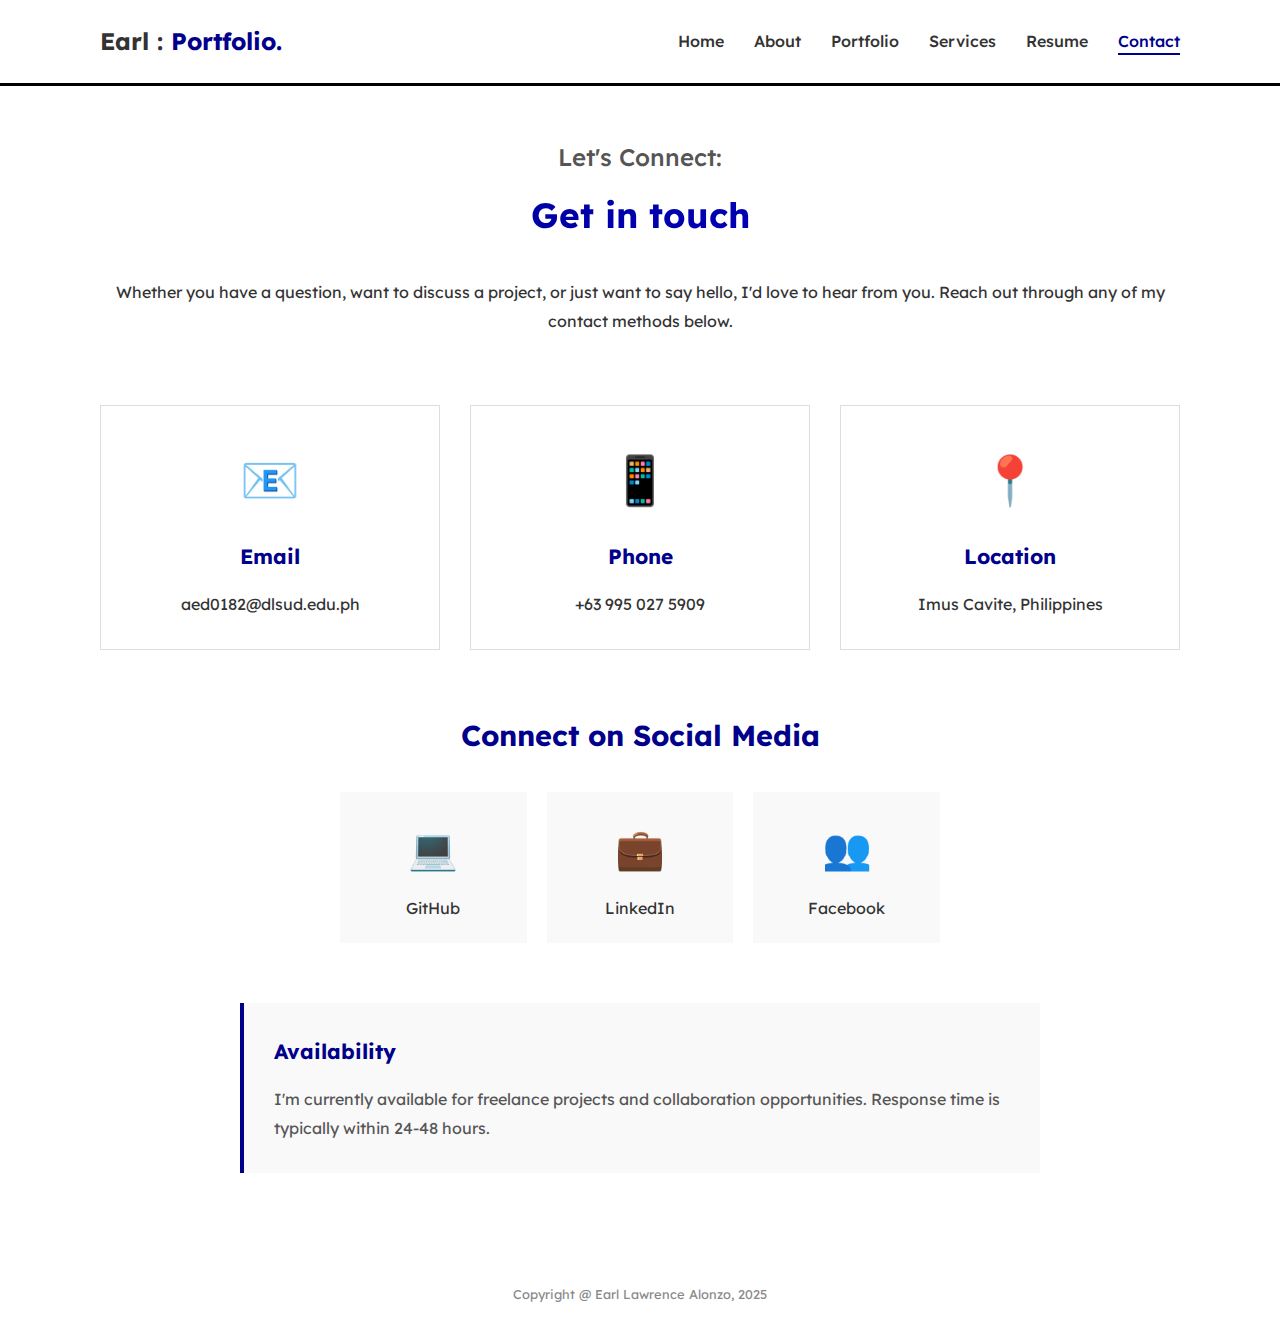
<file: Alonzo_Summative/Alonzo_Summative/Contact.html>
<!DOCTYPE html>
<html lang="en">
<head>
    <meta charset="UTF-8">
    <meta name="viewport" content="width=device-width, initial-scale=1.0">
    <title>Earl : Contact.</title>
    <link rel="stylesheet" href="styles.css">
    <link href="https://fonts.googleapis.com/css2?family=Lexend:wght@100..900&display=swap" rel="stylesheet">
</head>
<body>
    <header class="navbar-container"> 
        <div class="navbar">
            <div class="logo">
                <a href="Index.html" style="text-decoration: none; color: inherit;">
                    Earl : <span style="color: #00008b;">Portfolio.</span>
                </a>
            </div>
            <nav>
                <ul>
                    <li><a href="Index.html">Home</a></li>
                    <li><a href="About.html">About</a></li>
                    <li><a href="Portfolio.html">Portfolio</a></li>
                    <li><a href="Services.html">Services</a></li>
                    <li><a href="Resume.html">Resume</a></li>
                    <li><a href="Contact.html" class="active-page">Contact</a></li>
                </ul>
            </nav>
        </div>
    </header>

    <main class="content about-content">
        
        <section class="contact-header">
            <h2 class="main-heading">Let's Connect:</h2>
            <h1 class="sub-heading">Get in touch</h1>
            <p>Whether you have a question, want to discuss a project, or just want to say hello, I'd love to hear from you. Reach out through any of my contact methods below.</p>
        </section>

        <section class="contact-info-main">
            <div class="contact-info-grid">
                <div class="contact-card shadow-effect">
                    <div class="contact-icon">📧</div>
                    <h3>Email</h3>
                    <p><a href="mailto:aed0182@dlsud.edu.ph">aed0182@dlsud.edu.ph</a></p>
                </div>

                <div class="contact-card shadow-effect">
                    <div class="contact-icon">📱</div>
                    <h3>Phone</h3>
                    <p><a href="tel:+639950275909">+63 995 027 5909</a></p>
                </div>

                <div class="contact-card shadow-effect">
                    <div class="contact-icon">📍</div>
                    <h3>Location</h3>
                    <p>Imus Cavite, Philippines</p>
                </div>
            </div>
        </section>

        <section class="social-media-main">
            <h3 class="section-heading">Connect on Social Media</h3>
            <div class="social-links-grid">
                <a href="https://github.com/Aoru-IT" class="social-link shadow-effect" target="_blank" rel="noopener">
                    <span class="social-icon">💻</span>
                    <span>GitHub</span>
                </a>
                <a href="https://www.linkedin.com/in/earl-lawrence-alonzo-b77747313" class="social-link shadow-effect" target="_blank" rel="noopener">
                    <span class="social-icon">💼</span>
                    <span>LinkedIn</span>
                </a>
                <a href="https://www.facebook.com/AlonzoEarl" class="social-link shadow-effect" target="_blank" rel="noopener">
                    <span class="social-icon">👥</span>
                    <span>Facebook</span>
                </a>
            </div>
        </section>

        <section class="availability-section">
            <div class="availability-card shadow-effect">
                <h3>Availability</h3>
                <p>I'm currently available for freelance projects and collaboration opportunities. Response time is typically within 24-48 hours.</p>
            </div>
        </section>
    </main>

    <footer>
        <p>Copyright @ Earl Lawrence Alonzo, 2025</p>
    </footer>
</body>
</html>
</file>
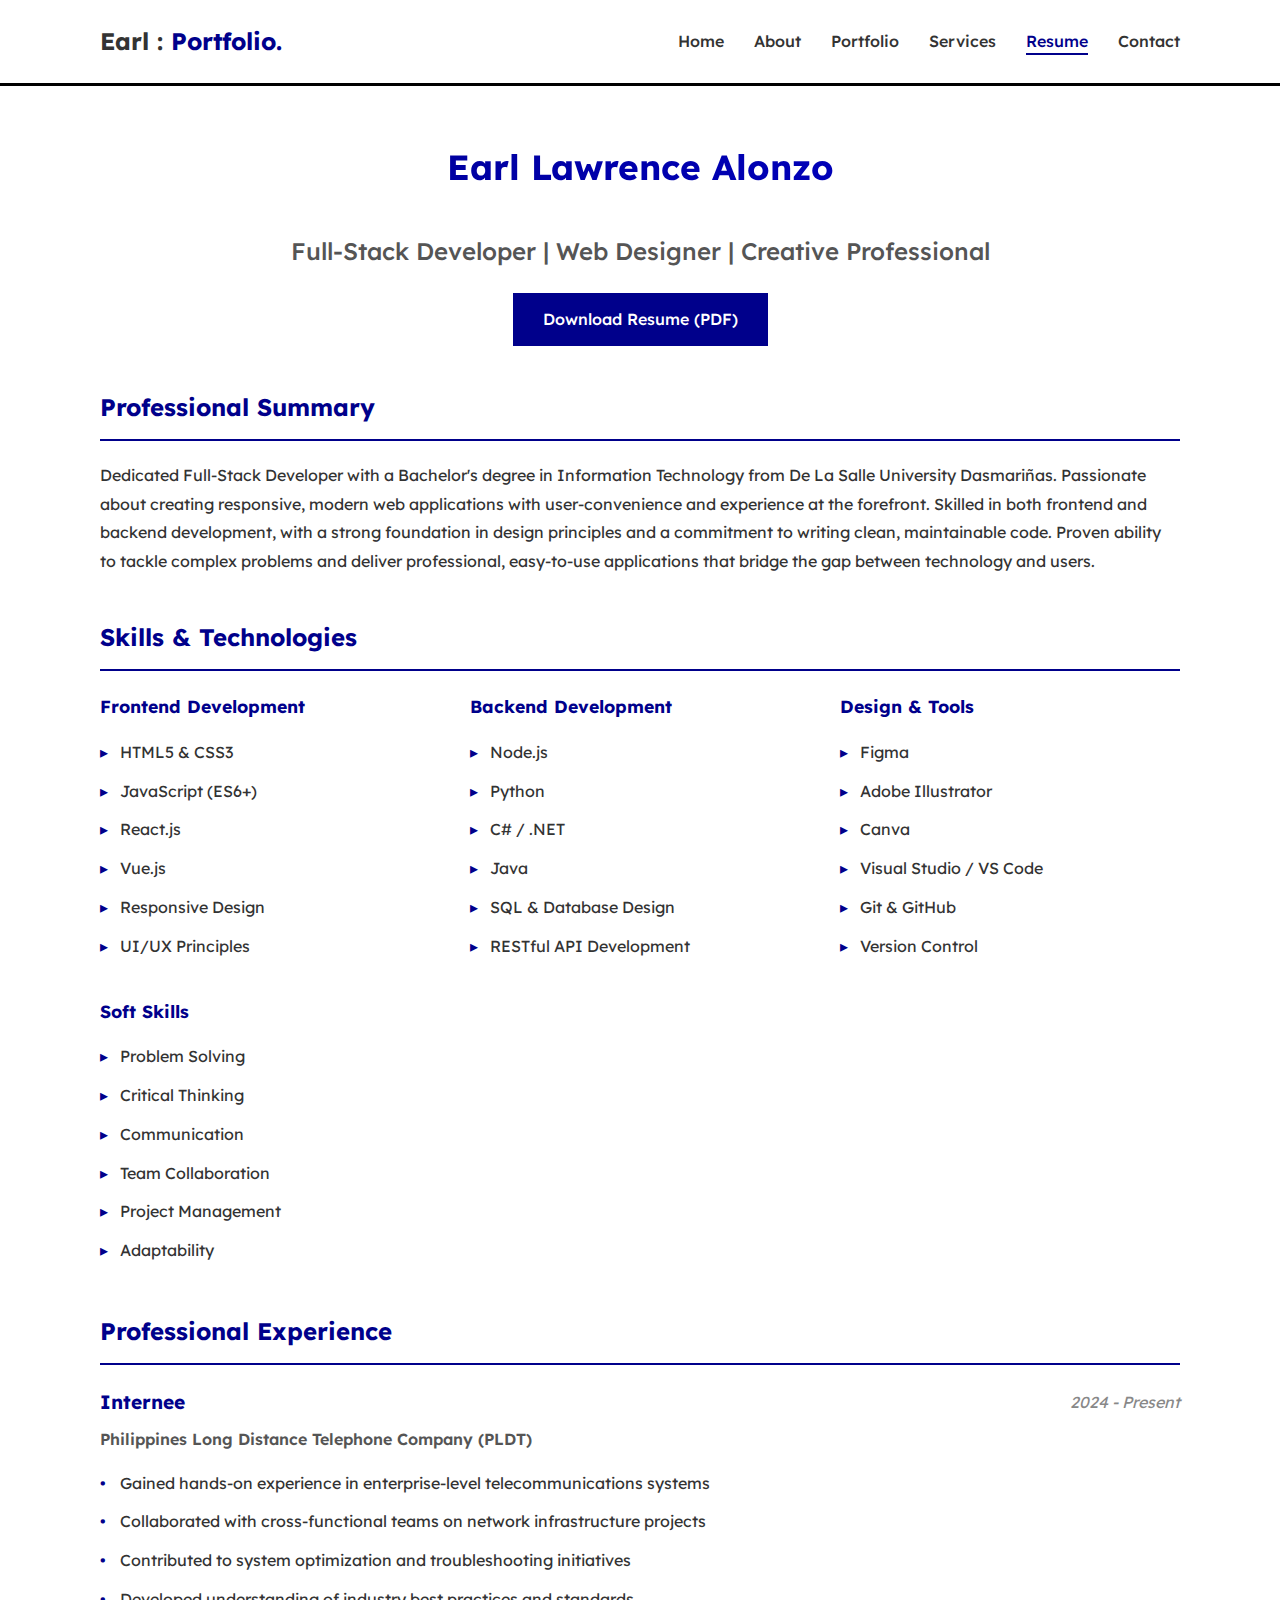
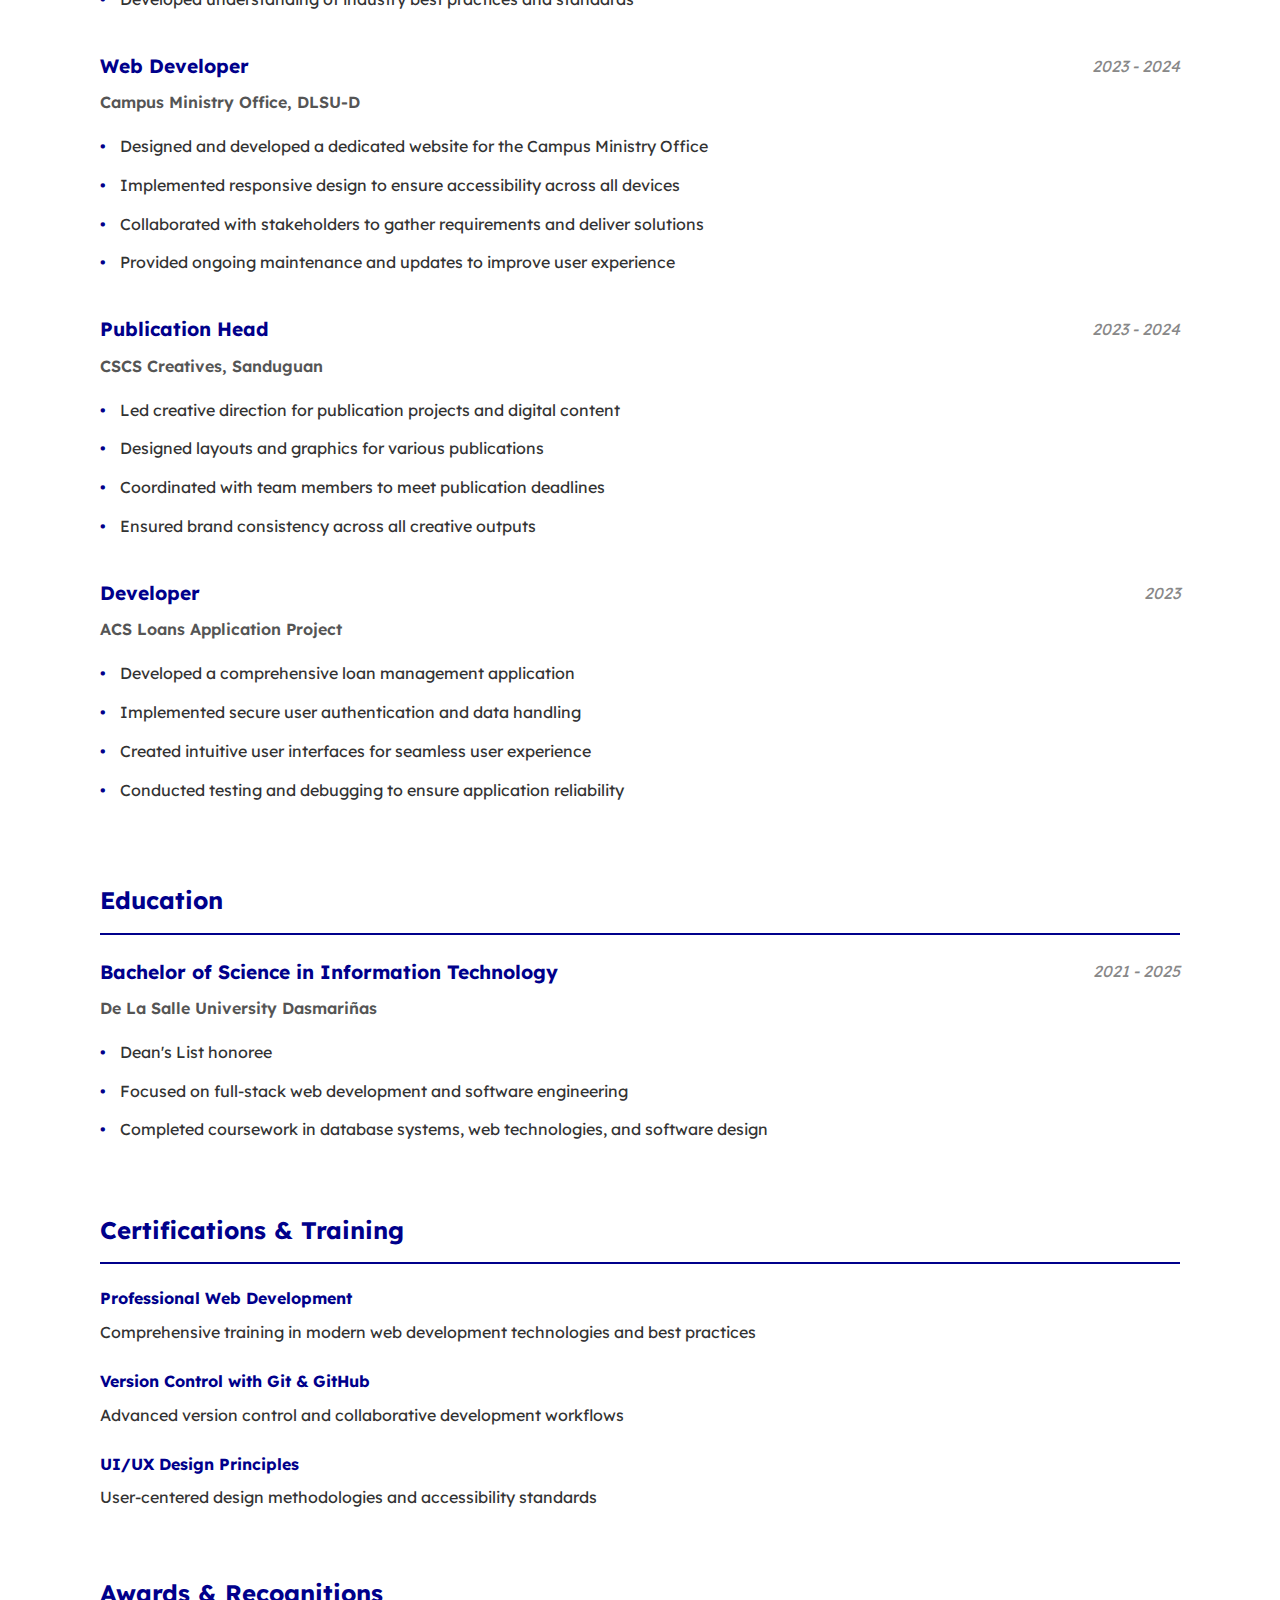
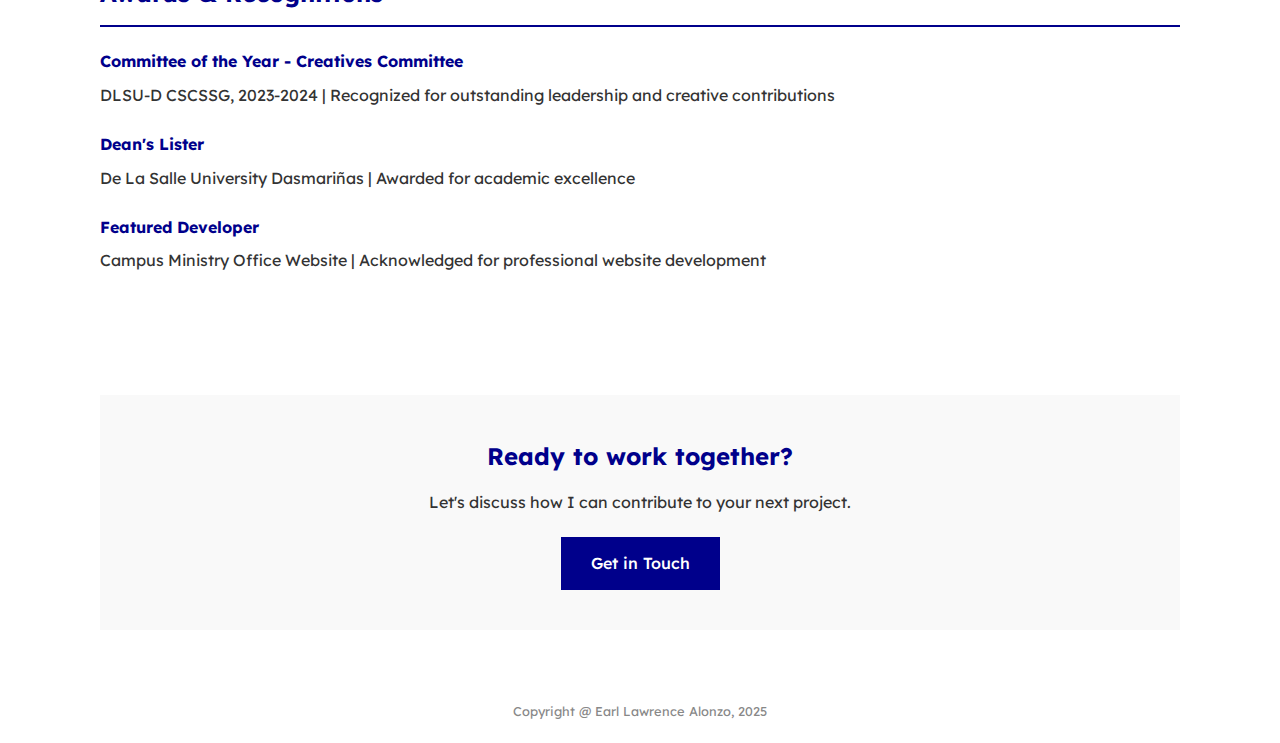
<file: Alonzo_Summative/Alonzo_Summative/Resume.html>
<!DOCTYPE html>
<html lang="en">
<head>
    <meta charset="UTF-8">
    <meta name="viewport" content="width=device-width, initial-scale=1.0">
    <title>Earl : Resume.</title>
    <link rel="stylesheet" href="styles.css">
    <link href="https://fonts.googleapis.com/css2?family=Lexend:wght@100..900&display=swap" rel="stylesheet">
</head>
<body>
    <header class="navbar-container"> 
        <div class="navbar">
            <div class="logo">
                <a href="Index.html" style="text-decoration: none; color: inherit;">
                    Earl : <span style="color: #00008b;">Portfolio.</span>
                </a>
            </div>
            <nav>
                <ul>
                    <li><a href="Index.html">Home</a></li>
                    <li><a href="About.html">About</a></li>
                    <li><a href="Portfolio.html">Portfolio</a></li>
                    <li><a href="Services.html">Services</a></li>
                    <li><a href="Resume.html" class="active-page">Resume</a></li>
                    <li><a href="Contact.html">Contact</a></li>
                </ul>
            </nav>
        </div>
    </header>

    <main class="content about-content">
        
        <section class="resume-header">
            <h1 class="sub-heading">Earl Lawrence Alonzo</h1>
            <h2 class="main-heading">Full-Stack Developer | Web Designer | Creative Professional</h2>
            <div class="resume-download">
                <a href="#" class="download-btn shadow-effect">Download Resume (PDF)</a>
            </div>
        </section>

        <section class="resume-summary">
            <h3 class="resume-section-title">Professional Summary</h3>
            <p>Dedicated Full-Stack Developer with a Bachelor's degree in Information Technology from De La Salle University Dasmariñas. Passionate about creating responsive, modern web applications with user-convenience and experience at the forefront. Skilled in both frontend and backend development, with a strong foundation in design principles and a commitment to writing clean, maintainable code. Proven ability to tackle complex problems and deliver professional, easy-to-use applications that bridge the gap between technology and users.</p>
        </section>

        <section class="resume-skills">
            <h3 class="resume-section-title">Skills & Technologies</h3>
            <div class="skills-grid">
                <div class="skill-category">
                    <h4>Frontend Development</h4>
                    <ul class="skills-list">
                        <li>HTML5 & CSS3</li>
                        <li>JavaScript (ES6+)</li>
                        <li>React.js</li>
                        <li>Vue.js</li>
                        <li>Responsive Design</li>
                        <li>UI/UX Principles</li>
                    </ul>
                </div>

                <div class="skill-category">
                    <h4>Backend Development</h4>
                    <ul class="skills-list">
                        <li>Node.js</li>
                        <li>Python</li>
                        <li>C# / .NET</li>
                        <li>Java</li>
                        <li>SQL & Database Design</li>
                        <li>RESTful API Development</li>
                    </ul>
                </div>

                <div class="skill-category">
                    <h4>Design & Tools</h4>
                    <ul class="skills-list">
                        <li>Figma</li>
                        <li>Adobe Illustrator</li>
                        <li>Canva</li>
                        <li>Visual Studio / VS Code</li>
                        <li>Git & GitHub</li>
                        <li>Version Control</li>
                    </ul>
                </div>

                <div class="skill-category">
                    <h4>Soft Skills</h4>
                    <ul class="skills-list">
                        <li>Problem Solving</li>
                        <li>Critical Thinking</li>
                        <li>Communication</li>
                        <li>Team Collaboration</li>
                        <li>Project Management</li>
                        <li>Adaptability</li>
                    </ul>
                </div>
            </div>
        </section>

        <section class="resume-experience">
            <h3 class="resume-section-title">Professional Experience</h3>
            
            <div class="experience-item">
                <div class="experience-header">
                    <h4>Internee</h4>
                    <span class="experience-date">2024 - Present</span>
                </div>
                <p class="experience-company">Philippines Long Distance Telephone Company (PLDT)</p>
                <ul class="experience-details">
                    <li>Gained hands-on experience in enterprise-level telecommunications systems</li>
                    <li>Collaborated with cross-functional teams on network infrastructure projects</li>
                    <li>Contributed to system optimization and troubleshooting initiatives</li>
                    <li>Developed understanding of industry best practices and standards</li>
                </ul>
            </div>

            <div class="experience-item">
                <div class="experience-header">
                    <h4>Web Developer</h4>
                    <span class="experience-date">2023 - 2024</span>
                </div>
                <p class="experience-company">Campus Ministry Office, DLSU-D</p>
                <ul class="experience-details">
                    <li>Designed and developed a dedicated website for the Campus Ministry Office</li>
                    <li>Implemented responsive design to ensure accessibility across all devices</li>
                    <li>Collaborated with stakeholders to gather requirements and deliver solutions</li>
                    <li>Provided ongoing maintenance and updates to improve user experience</li>
                </ul>
            </div>

            <div class="experience-item">
                <div class="experience-header">
                    <h4>Publication Head</h4>
                    <span class="experience-date">2023 - 2024</span>
                </div>
                <p class="experience-company">CSCS Creatives, Sanduguan</p>
                <ul class="experience-details">
                    <li>Led creative direction for publication projects and digital content</li>
                    <li>Designed layouts and graphics for various publications</li>
                    <li>Coordinated with team members to meet publication deadlines</li>
                    <li>Ensured brand consistency across all creative outputs</li>
                </ul>
            </div>

            <div class="experience-item">
                <div class="experience-header">
                    <h4>Developer</h4>
                    <span class="experience-date">2023</span>
                </div>
                <p class="experience-company">ACS Loans Application Project</p>
                <ul class="experience-details">
                    <li>Developed a comprehensive loan management application</li>
                    <li>Implemented secure user authentication and data handling</li>
                    <li>Created intuitive user interfaces for seamless user experience</li>
                    <li>Conducted testing and debugging to ensure application reliability</li>
                </ul>
            </div>
        </section>

        <section class="resume-education">
            <h3 class="resume-section-title">Education</h3>
            
            <div class="education-item">
                <div class="education-header">
                    <h4>Bachelor of Science in Information Technology</h4>
                    <span class="education-date">2021 - 2025</span>
                </div>
                <p class="education-institution">De La Salle University Dasmariñas</p>
                <ul class="education-details">
                    <li>Dean's List honoree</li>
                    <li>Focused on full-stack web development and software engineering</li>
                    <li>Completed coursework in database systems, web technologies, and software design</li>
                </ul>
            </div>
        </section>

        <section class="resume-certifications">
            <h3 class="resume-section-title">Certifications & Training</h3>
            <ul class="certifications-list">
                <li>
                    <strong>Professional Web Development</strong>
                    <p>Comprehensive training in modern web development technologies and best practices</p>
                </li>
                <li>
                    <strong>Version Control with Git & GitHub</strong>
                    <p>Advanced version control and collaborative development workflows</p>
                </li>
                <li>
                    <strong>UI/UX Design Principles</strong>
                    <p>User-centered design methodologies and accessibility standards</p>
                </li>
            </ul>
        </section>

        <section class="resume-awards">
            <h3 class="resume-section-title">Awards & Recognitions</h3>
            <ul class="awards-list">
                <li>
                    <strong>Committee of the Year - Creatives Committee</strong>
                    <p>DLSU-D CSCSSG, 2023-2024 | Recognized for outstanding leadership and creative contributions</p>
                </li>
                <li>
                    <strong>Dean's Lister</strong>
                    <p>De La Salle University Dasmariñas | Awarded for academic excellence</p>
                </li>
                <li>
                    <strong>Featured Developer</strong>
                    <p>Campus Ministry Office Website | Acknowledged for professional website development</p>
                </li>
            </ul>
        </section>

        <section class="resume-cta">
            <h3>Ready to work together?</h3>
            <p>Let's discuss how I can contribute to your next project.</p>
            <a href="Contact.html" class="cta-btn shadow-effect">Get in Touch</a>
        </section>
    </main>

    <footer>
        <p>Copyright @ Earl Lawrence Alonzo, 2025</p>
    </footer>
</body>
</html>
</file>
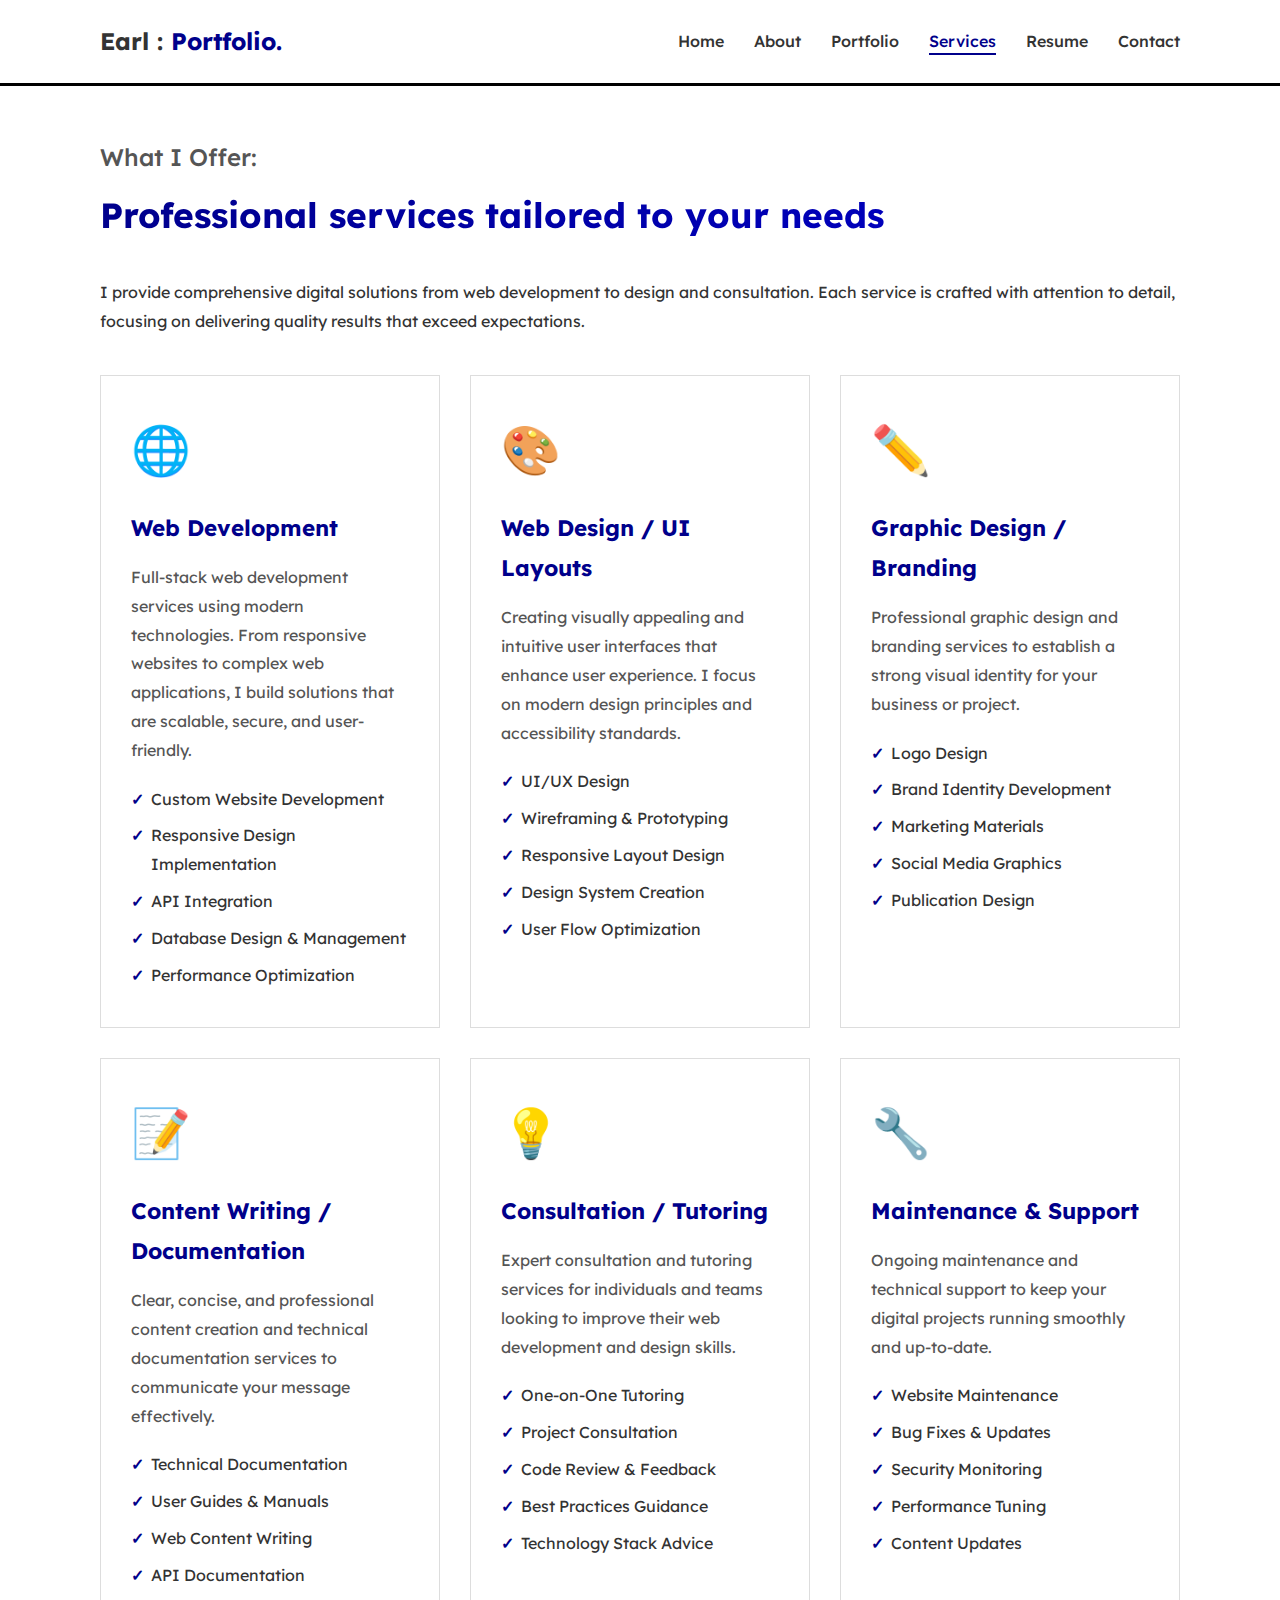
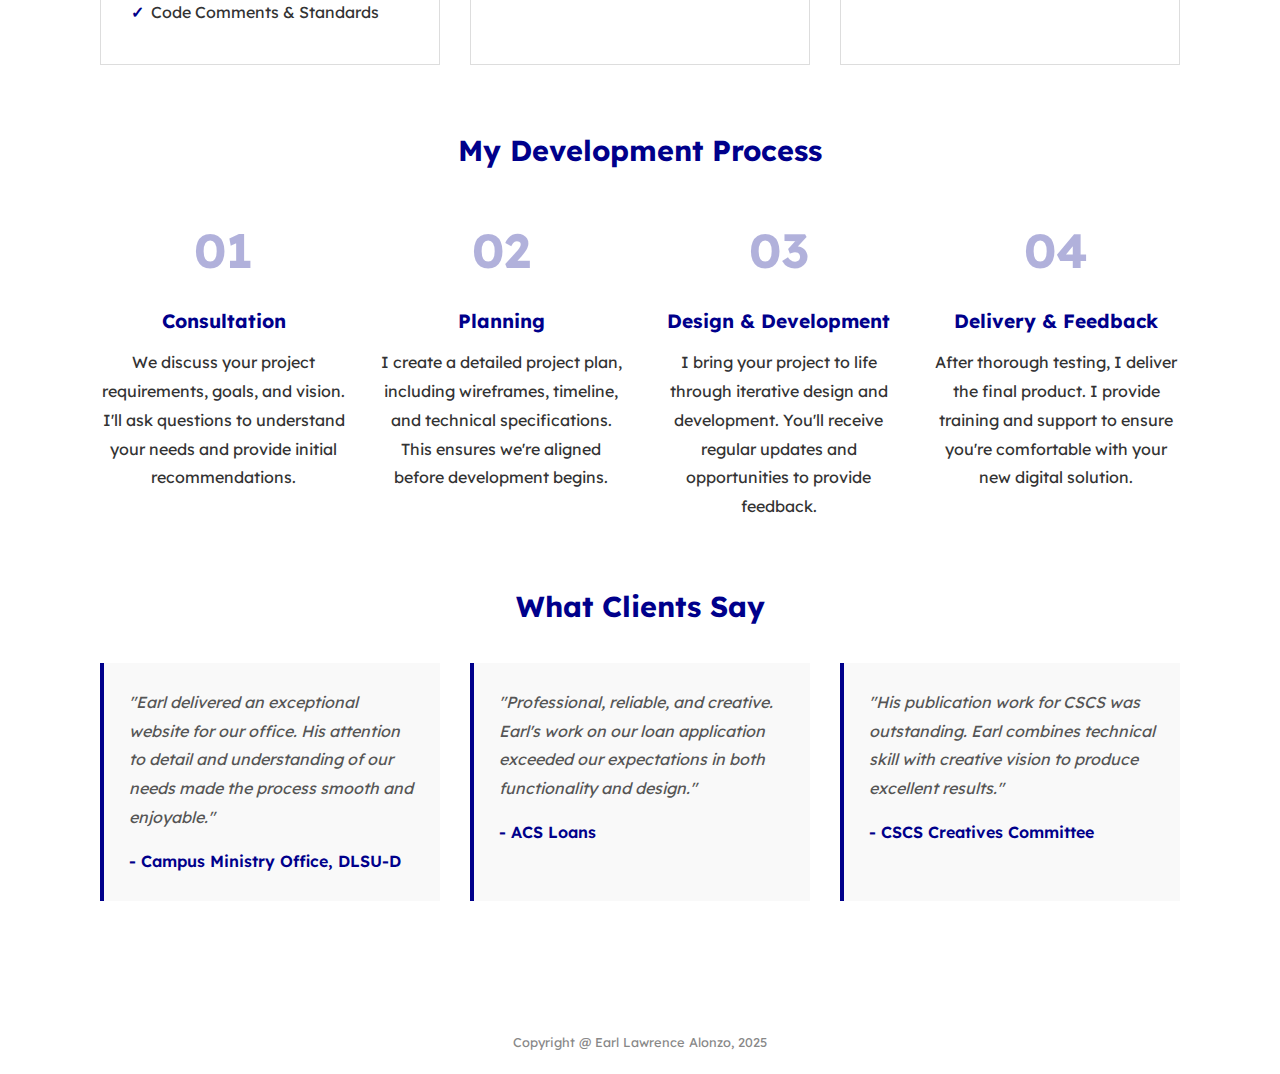
<file: Alonzo_Summative/Alonzo_Summative/Services.html>
<!DOCTYPE html>
<html lang="en">
<head>
    <meta charset="UTF-8">
    <meta name="viewport" content="width=device-width, initial-scale=1.0">
    <title>Earl : Services.</title>
    <link rel="stylesheet" href="styles.css">
    <link href="https://fonts.googleapis.com/css2?family=Lexend:wght@100..900&display=swap" rel="stylesheet">
</head>
<body>
    <header class="navbar-container"> 
        <div class="navbar">
            <div class="logo">
                <a href="Index.html" style="text-decoration: none; color: inherit;">
                    Earl : <span style="color: #00008b;">Portfolio.</span>
                </a>
            </div>
            <nav>
                <ul>
                    <li><a href="Index.html">Home</a></li>
                    <li><a href="About.html">About</a></li>
                    <li><a href="Portfolio.html">Portfolio</a></li>
                    <li><a href="Services.html" class="active-page">Services</a></li>
                    <li><a href="Resume.html">Resume</a></li>
                    <li><a href="Contact.html">Contact</a></li>
                </ul>
            </nav>
        </div>
    </header>

    <main class="content about-content">
        
        <section class="services-header">
            <h2 class="main-heading">What I Offer:</h2>
            <h1 class="sub-heading">Professional services tailored to your needs</h1>
            <p>I provide comprehensive digital solutions from web development to design and consultation. Each service is crafted with attention to detail, focusing on delivering quality results that exceed expectations.</p>
        </section>

        <section class="services-grid">
            <div class="service-card shadow-effect">
                <div class="service-icon">🌐</div>
                <h3>Web Development</h3>
                <p>Full-stack web development services using modern technologies. From responsive websites to complex web applications, I build solutions that are scalable, secure, and user-friendly.</p>
                <ul class="service-features">
                    <li>Custom Website Development</li>
                    <li>Responsive Design Implementation</li>
                    <li>API Integration</li>
                    <li>Database Design & Management</li>
                    <li>Performance Optimization</li>
                </ul>
            </div>

            <div class="service-card shadow-effect">
                <div class="service-icon">🎨</div>
                <h3>Web Design / UI Layouts</h3>
                <p>Creating visually appealing and intuitive user interfaces that enhance user experience. I focus on modern design principles and accessibility standards.</p>
                <ul class="service-features">
                    <li>UI/UX Design</li>
                    <li>Wireframing & Prototyping</li>
                    <li>Responsive Layout Design</li>
                    <li>Design System Creation</li>
                    <li>User Flow Optimization</li>
                </ul>
            </div>

            <div class="service-card shadow-effect">
                <div class="service-icon">✏️</div>
                <h3>Graphic Design / Branding</h3>
                <p>Professional graphic design and branding services to establish a strong visual identity for your business or project.</p>
                <ul class="service-features">
                    <li>Logo Design</li>
                    <li>Brand Identity Development</li>
                    <li>Marketing Materials</li>
                    <li>Social Media Graphics</li>
                    <li>Publication Design</li>
                </ul>
            </div>

            <div class="service-card shadow-effect">
                <div class="service-icon">📝</div>
                <h3>Content Writing / Documentation</h3>
                <p>Clear, concise, and professional content creation and technical documentation services to communicate your message effectively.</p>
                <ul class="service-features">
                    <li>Technical Documentation</li>
                    <li>User Guides & Manuals</li>
                    <li>Web Content Writing</li>
                    <li>API Documentation</li>
                    <li>Code Comments & Standards</li>
                </ul>
            </div>

            <div class="service-card shadow-effect">
                <div class="service-icon">💡</div>
                <h3>Consultation / Tutoring</h3>
                <p>Expert consultation and tutoring services for individuals and teams looking to improve their web development and design skills.</p>
                <ul class="service-features">
                    <li>One-on-One Tutoring</li>
                    <li>Project Consultation</li>
                    <li>Code Review & Feedback</li>
                    <li>Best Practices Guidance</li>
                    <li>Technology Stack Advice</li>
                </ul>
            </div>

            <div class="service-card shadow-effect">
                <div class="service-icon">🔧</div>
                <h3>Maintenance & Support</h3>
                <p>Ongoing maintenance and technical support to keep your digital projects running smoothly and up-to-date.</p>
                <ul class="service-features">
                    <li>Website Maintenance</li>
                    <li>Bug Fixes & Updates</li>
                    <li>Security Monitoring</li>
                    <li>Performance Tuning</li>
                    <li>Content Updates</li>
                </ul>
            </div>
        </section>

        <section class="process-section">
            <h2 class="section-heading">My Development Process</h2>
            <div class="process-steps">
                <div class="process-step">
                    <div class="step-number">01</div>
                    <h3>Consultation</h3>
                    <p>We discuss your project requirements, goals, and vision. I'll ask questions to understand your needs and provide initial recommendations.</p>
                </div>

                <div class="process-step">
                    <div class="step-number">02</div>
                    <h3>Planning</h3>
                    <p>I create a detailed project plan, including wireframes, timeline, and technical specifications. This ensures we're aligned before development begins.</p>
                </div>

                <div class="process-step">
                    <div class="step-number">03</div>
                    <h3>Design & Development</h3>
                    <p>I bring your project to life through iterative design and development. You'll receive regular updates and opportunities to provide feedback.</p>
                </div>

                <div class="process-step">
                    <div class="step-number">04</div>
                    <h3>Delivery & Feedback</h3>
                    <p>After thorough testing, I deliver the final product. I provide training and support to ensure you're comfortable with your new digital solution.</p>
                </div>
            </div>
        </section>

        <section class="testimonials-section">
            <h2 class="section-heading">What Clients Say</h2>
            <div class="testimonials-grid">
                <div class="testimonial-card shadow-effect">
                    <p class="testimonial-text">"Earl delivered an exceptional website for our office. His attention to detail and understanding of our needs made the process smooth and enjoyable."</p>
                    <p class="testimonial-author">- Campus Ministry Office, DLSU-D</p>
                </div>

                <div class="testimonial-card shadow-effect">
                    <p class="testimonial-text">"Professional, reliable, and creative. Earl's work on our loan application exceeded our expectations in both functionality and design."</p>
                    <p class="testimonial-author">- ACS Loans</p>
                </div>

                <div class="testimonial-card shadow-effect">
                    <p class="testimonial-text">"His publication work for CSCS was outstanding. Earl combines technical skill with creative vision to produce excellent results."</p>
                    <p class="testimonial-author">- CSCS Creatives Committee</p>
                </div>
            </div>
        </section>
    </main>

    <footer>
        <p>Copyright @ Earl Lawrence Alonzo, 2025</p>
    </footer>
</body>
</html>
</file>
<file: Alonzo_Summative/Alonzo_Summative/styles.css>
/* Universal Reset and Basic Styling */
* {
    margin: 0;
    padding: 0;
    box-sizing: border-box;
}

/* Enable smooth scrolling */
html {
    scroll-behavior: smooth;
}

body {
    font-family: 'Lexend', sans-serif;
    color: #333;
    line-height: 1.8;
    background-color: #fff;
    min-height: 100vh;
    display: flex;
    flex-direction: column;
}

/* Container for full-width navbar line */
.navbar-container {
    width: 100%;
    border-bottom: 3px solid #000000;
    position: sticky;
    top: 0;
    z-index: 1000;
    background-color: #fff;
    transition: all 0.3s ease;
}

/* Inner navbar content (keeps the content aligned with the rest of the body) */
.navbar {
    display: flex;
    justify-content: space-between;
    align-items: center;
    padding: 20px 100px; /* Centering padding applied here */
}

.logo {
    font-size: 1.5em;
    font-weight: bold;
}
.logo a {
    color: inherit;
    text-decoration: none;
}
.logo a:hover {
    opacity: 0.8;
}

.navbar nav ul {
    list-style: none;
    display: flex;
    align-items: center;
}

.navbar nav ul li {
    margin-left: 30px;
}

.navbar nav ul li a {
    text-decoration: none;
    color: #333;
    font-weight: 500;
    transition: all 0.3s ease;
}

/* Navbar link animation on hover */
.navbar nav ul li a:hover {
    color: #00008b; 
    padding-bottom: 2px;
    border-bottom: 2px solid #00008b;
    transform: translateY(-2px);
}

/* --- ACTIVE PAGE STYLES --- */
.navbar nav ul li .active-page {
    color: #00008b; /* Current page link color */
    padding-bottom: 2px;
    border-bottom: 2px solid #00008b; /* Permanent underline for active page */
}


/* --- Main Content Layout --- */
.content {
    display: flex;
    justify-content: space-between;
    padding: 50px 100px 0 100px; /* Centering padding applied here */
    flex-grow: 1;
}

.bio-and-links {
    flex: 1;
    max-width: 60%;
}

/* Text animation: Subtle hover on social links */
.social-links ul li a {
    transition: all 0.3s ease;
}

.social-links ul li a:hover {
    color: #00008b;
    text-decoration: underline;
    transform: translateX(5px);
}

/* --- Typography Styling (Unchanged) --- */
.bio-and-links h1 {
    color: #00008b;
    font-size: 2.5em;
    font-weight: 700;
    margin-bottom: 5px;
}

.bio-and-links h2 {
    color: #555;
    font-size: 1.2em;
    font-style: italic;
    font-weight: 400;
    margin-bottom: 30px;
    border-bottom: 2px solid #00008b;
    padding-bottom: 5px;
    display: inline-block;
}

.bio-and-links p {
    margin-bottom: 20px;
    max-width: 800px;
}

.project-list, .social-links {
    margin-top: 20px;
}

.project-list h3, .social-links h3 {
    font-size: 1.1em;
    font-weight: 700;
    margin-bottom: 5px;
}

.project-list ul, .social-links ul {
    list-style: none;
    padding-left: 20px;
}

.project-list ul li::before, .social-links ul li::before {
    content: "\2022";
    color: #000;
    font-weight: bold;
    display: inline-block;
    width: 1em;
    margin-left: -1em;
}

.project-list ul li, .social-links ul li {
    margin-bottom: 5px;
}

/* --- Image Area Styling (Placeholders) --- */
.image-area {
    flex: 1;
    position: relative;
    display: flex;
    justify-content: flex-end;
    align-items: flex-start;
    min-height: 650px;
}

/* Main Photo Placeholder Styling (Deepened Shadow) */
.main-photo-placeholder {
    width: 450px;
    height: 600px;
    background-color: #ddd;
    border: none; /* Shadow defines the border */
    z-index: 1;
    position: absolute;
    right: 0;
    top: 50px;
    display: flex;
    align-items: center;
    justify-content: center;
    overflow: hidden;
    font-style: italic;
    /* Deepened Shadow */
    box-shadow: 0 10px 20px rgba(0,0,0,0.5); 
}

/* ACS App Screenshot Placeholder Styling */
.acs-app-placeholder {
    width: 200px;
    height: 400px;
    background-color: #fff;
    border: 1px solid #ccc;
    /* Deepened Shadow */
    box-shadow: 0 8px 16px rgba(0,0,0,0.3); 
    z-index: 2;
    position: absolute;
    right: 320px;
    top: 0;
    display: flex;
    align-items: center;
    justify-content: center;
    overflow: hidden;
    font-style: italic;
}

/* CMO Site Screenshot Placeholder Styling */
.cmo-site-placeholder {
    width: 400px;
    height: 200px;
    background-color: #fff;
    border: 1px solid #ccc;
    /* Deepened Shadow */
    box-shadow: 0 8px 16px rgba(0,0,0,0.3); 
    z-index: 3;
    position: absolute;
    right: 50px;
    bottom: 50px;
    display: flex;
    align-items: center;
    justify-content: center;
    overflow: hidden;
    font-style: italic;
}

/* IMAGE FIT STYLES */
.main-photo-placeholder img,
.acs-app-placeholder img,
.cmo-site-placeholder img {
    width: 100%;
    height: 100%;
    /* Fills the container box, potentially stretching the image */
    object-fit: fill; 
    object-position: center;
}

/* IMAGE HOVER ANIMATION */
/* Applies a subtle lift and small scale on hover to all image containers */
.shadow-effect {
    transition: all 0.4s cubic-bezier(0.4, 0, 0.2, 1);
}

.shadow-effect:hover {
    transform: translateY(-8px) scale(1.03);
    box-shadow: 0 20px 40px rgba(0, 0, 0, 0.3);
    z-index: 10;
}

/* --- Footer Styling --- */
footer {
    text-align: center;
    padding: 20px 100px; 
    font-size: 0.8em;
    color: #888;
    margin-top: auto;
}


/* --- ABOUT PAGE SPECIFIC LAYOUT: FINAL FIX --- */

/* Fix: Ensures all major sections stack vertically within <main> */
.content.about-content {
    flex-direction: column;
    justify-content: flex-start;
    padding-bottom: 50px;
}

/* === SECTION 1: BIO & CASUAL PHOTO LAYOUT (Two Columns) === */
.main-bio-layout {
    display: flex;
    justify-content: space-between;
    gap: 40px;
    margin-bottom: 40px;
}

.bio-text-column {
    flex: 2; /* Bio text takes up more space */
    min-width: 55%;
}

.casual-photo-column {
    flex: 1; /* Photo takes up less space */
    min-width: 35%;
}

.main-heading {
    font-size: 1.5em;
    font-weight: 500;
    margin-bottom: 5px;
    color: #555;
}

.sub-heading {
    color: #00008b;
    font-size: 2.2em;
    font-weight: 700;
    margin-bottom: 30px;
    background: linear-gradient(135deg, #00008b 0%, #0000cd 100%);
    -webkit-background-clip: text;
    -webkit-text-fill-color: transparent;
    background-clip: text;
}

/* Main Photo Placeholder (Top Right) */
.about-main-photo-placeholder {
    width: 100%; 
    height: 500px;
    background-color: #ddd;
    border: none;
    box-shadow: 0 8px 16px rgba(0,0,0,0.3);
    overflow: hidden;
    margin-bottom: 30px; 
}


/* === SECTION 2: GRAD PHOTO, TOOLS & CERTS LAYOUT (Two Columns) === */
.details-layout {
    display: flex;
    justify-content: space-between;
    gap: 40px;
    margin-bottom: 60px;
}

.grad-photo-column {
    flex: 1; /* Photo on the left */
    min-width: 35%;
}

.lists-column {
    flex: 2; /* Lists on the right */
    min-width: 55%;
}

/* Grad Photo Placeholder (Bottom Left) */
.grad-photo-placeholder {
    width: 250px;
    height: 300px;
    background-color: #ddd;
    border: none;
    box-shadow: 0 8px 16px rgba(0,0,0,0.3);
    overflow: hidden;
    flex-shrink: 0;
}

/* --- LIST STYLING (Tools, Education, Experience) --- */
.tools-list, .education-and-career, .experience {
    margin-bottom: 30px;
}

.tools-list h3, .education-and-career h3, .experience h3 {
    font-size: 1.1em;
    font-weight: 700;
    margin-bottom: 10px;
}

.tools-list ul, .education-and-career ul, .experience ul {
    list-style: none;
    padding-left: 20px;
}

/* Bullet points for lists */
.tools-list ul li::before, 
.education-and-career ul li::before, 
.experience ul li::before {
    content: "\2022"; 
    color: #000;
    font-weight: bold;
    display: inline-block;
    width: 1em;
    margin-left: -1em;
}

/* === SECTION 3: DAY IN MY LIFE PHOTOS (Full Width) === */
.life-photos {
    margin-top: 40px;
    margin-bottom: 40px;
}

.day-in-life-heading {
    font-size: 1.5em;
    font-weight: 700;
    text-align: center;
    margin-bottom: 20px;
}

.photo-grid {
    display: flex;
    justify-content: space-between;
    gap: 20px;
}

.life-photo-placeholder {
    width: 25%; /* Four photos, nearly equal width */
    height: 200px;
    background-color: #ddd;
    border: none;
    box-shadow: 0 4px 8px rgba(0,0,0,0.2);
    overflow: hidden;
    flex-shrink: 0;
}

/* --- IMAGE FIT AND ANIMATION RE-APPLICATION FOR ALL ELEMENTS --- */

/* Reapply object-fit:fill to all new image tags */
.about-main-photo-placeholder img,
.grad-photo-placeholder img,
.life-photo-placeholder img {
    width: 100%;
    height: 100%;
    object-fit: fill; 
    object-position: center;
}

/* Reapply the hover animation to the new placeholder classes */
.about-main-photo-placeholder img,
.grad-photo-placeholder img,
.life-photo-placeholder img {
    width: 100%;
    height: 100%;
    object-fit: cover; 
    object-position: center;
}


/* === PORTFOLIO PAGE STYLES === */

/* Portfolio Header */
.portfolio-header {
    margin-bottom: 40px;
}

.portfolio-header .sub-heading {
    background: linear-gradient(135deg, #00008b 0%, #0000cd 100%);
    -webkit-background-clip: text;
    -webkit-text-fill-color: transparent;
    background-clip: text;
}

/* Portfolio Filters */
.portfolio-filters {
    margin-bottom: 40px;
    text-align: center;
}

.filter-buttons {
    display: flex;
    justify-content: center;
    gap: 15px;
    flex-wrap: wrap;
}

.filter-btn {
    padding: 12px 30px;
    background-color: #fff;
    border: 2px solid #00008b;
    color: #00008b;
    font-family: 'Lexend', sans-serif;
    font-weight: 500;
    cursor: pointer;
    border-radius: 25px;
    transition: all 0.3s cubic-bezier(0.4, 0, 0.2, 1);
    position: relative;
    overflow: hidden;
}

.filter-btn::before {
    content: '';
    position: absolute;
    top: 50%;
    left: 50%;
    width: 0;
    height: 0;
    border-radius: 50%;
    background: #00008b;
    transition: width 0.4s, height 0.4s, top 0.4s, left 0.4s;
    transform: translate(-50%, -50%);
    z-index: -1;
}

.filter-btn:hover::before,
.filter-btn.active::before {
    width: 300px;
    height: 300px;
}

.filter-btn:hover,
.filter-btn.active {
    color: #fff;
    transform: translateY(-2px);
    box-shadow: 0 5px 15px rgba(0, 0, 139, 0.3);
}

.filter-btn:focus {
    outline: 2px solid #00008b;
    outline-offset: 2px;
}

/* Portfolio Grid */
.portfolio-grid {
    display: grid;
    grid-template-columns: repeat(auto-fill, minmax(350px, 1fr));
    gap: 35px;
    margin-bottom: 60px;
}

.project-card {
    background-color: #fff;
    border: 1px solid #e0e0e0;
    border-radius: 12px;
    overflow: hidden;
    transition: all 0.4s cubic-bezier(0.4, 0, 0.2, 1);
}

.project-card:hover {
    transform: translateY(-10px);
    box-shadow: 0 15px 35px rgba(0, 0, 0, 0.15);
    border-color: #00008b;
}

.project-image-placeholder {
    width: 100%;
    height: 250px;
    background: linear-gradient(135deg, #f5f5f5 0%, #e0e0e0 100%);
    overflow: hidden;
    position: relative;
}

.project-image-placeholder::after {
    content: '';
    position: absolute;
    top: 0;
    left: 0;
    right: 0;
    bottom: 0;
    background: linear-gradient(135deg, rgba(0, 0, 139, 0) 0%, rgba(0, 0, 139, 0.1) 100%);
    opacity: 0;
    transition: opacity 0.3s ease;
}

.project-card:hover .project-image-placeholder::after {
    opacity: 1;
}

.project-image-placeholder img {
    width: 100%;
    height: 100%;
    object-fit: cover;
    transition: transform 0.4s cubic-bezier(0.4, 0, 0.2, 1);
}

.project-card:hover .project-image-placeholder img {
    transform: scale(1.1);
}

.project-info {
    padding: 25px;
}

.project-info h3 {
    color: #00008b;
    font-size: 1.3em;
    margin-bottom: 12px;
    transition: color 0.3s ease;
}

.project-card:hover .project-info h3 {
    color: #0000cd;
}

.project-info p {
    margin-bottom: 18px;
    color: #555;
    line-height: 1.7;
}

.project-tags {
    display: flex;
    gap: 10px;
    flex-wrap: wrap;
    margin-bottom: 18px;
}

.tag {
    padding: 6px 14px;
    background: linear-gradient(135deg, #f0f0f0 0%, #e8e8e8 100%);
    color: #333;
    font-size: 0.85em;
    border-radius: 15px;
    transition: all 0.3s ease;
}

.tag:hover {
    background: linear-gradient(135deg, #00008b 0%, #0000cd 100%);
    color: #fff;
    transform: translateY(-2px);
}

.project-links {
    display: flex;
    gap: 18px;
}

.project-link {
    color: #00008b;
    text-decoration: none;
    font-weight: 500;
    transition: all 0.3s ease;
    position: relative;
    padding-bottom: 2px;
}

.project-link::after {
    content: '';
    position: absolute;
    width: 0;
    height: 2px;
    bottom: 0;
    left: 0;
    background: linear-gradient(90deg, #00008b 0%, #0000cd 100%);
    transition: width 0.3s ease;
}

.project-link:hover::after {
    width: 100%;
}

.project-link:hover {
    color: #0000cd;
    transform: translateX(3px);
}

.project-link:focus {
    outline: 2px solid #00008b;
    outline-offset: 2px;
    border-radius: 2px;
}

/* Case Study Section */
.case-study {
    margin-top: 60px;
    margin-bottom: 40px;
}

.section-heading {
    font-size: 1.8em;
    font-weight: 700;
    color: #00008b;
    margin-bottom: 30px;
    text-align: center;
}

.case-study-content {
    display: flex;
    gap: 40px;
    align-items: flex-start;
}

.case-study-text {
    flex: 2;
}

.case-study-text h3 {
    color: #00008b;
    font-size: 1.5em;
    margin-bottom: 20px;
}

.case-study-text p {
    margin-bottom: 15px;
}

.case-study-image {
    flex: 1;
    min-width: 300px;
    height: 400px;
    background-color: #ddd;
    overflow: hidden;
}

.case-study-image img {
    width: 100%;
    height: 100%;
    object-fit: cover;
}


/* === SERVICES PAGE STYLES === */

.services-header {
    margin-bottom: 40px;
}

/* Services Grid */
.services-grid {
    display: grid;
    grid-template-columns: repeat(auto-fill, minmax(300px, 1fr));
    gap: 30px;
    margin-bottom: 60px;
}

.service-card {
    background-color: #fff;
    border: 1px solid #ddd;
    padding: 30px;
}

.service-icon {
    font-size: 3em;
    margin-bottom: 15px;
}

.service-card h3 {
    color: #00008b;
    font-size: 1.4em;
    margin-bottom: 15px;
}

.service-card p {
    margin-bottom: 20px;
    color: #555;
}

.service-features {
    list-style: none;
    padding-left: 0;
}

.service-features li {
    padding-left: 20px;
    position: relative;
    margin-bottom: 8px;
}

.service-features li::before {
    content: "✓";
    color: #00008b;
    font-weight: bold;
    position: absolute;
    left: 0;
}

/* Process Section */
.process-section {
    margin-bottom: 60px;
}

.process-steps {
    display: grid;
    grid-template-columns: repeat(auto-fill, minmax(220px, 1fr));
    gap: 30px;
    margin-top: 30px;
}

.process-step {
    text-align: center;
}

.step-number {
    font-size: 3em;
    font-weight: 700;
    color: #00008b;
    opacity: 0.3;
    margin-bottom: 10px;
}

.process-step h3 {
    color: #00008b;
    font-size: 1.2em;
    margin-bottom: 10px;
}

/* Testimonials Section */
.testimonials-section {
    margin-bottom: 60px;
}

.testimonials-grid {
    display: grid;
    grid-template-columns: repeat(auto-fill, minmax(300px, 1fr));
    gap: 30px;
    margin-top: 30px;
}

.testimonial-card {
    background-color: #f9f9f9;
    padding: 25px;
    border-left: 4px solid #00008b;
}

.testimonial-text {
    font-style: italic;
    margin-bottom: 15px;
    color: #555;
}

.testimonial-author {
    font-weight: 600;
    color: #00008b;
}


/* === RESUME PAGE STYLES === */

.resume-header {
    text-align: center;
    margin-bottom: 40px;
}

.resume-download {
    margin-top: 20px;
}

.download-btn {
    display: inline-block;
    padding: 12px 30px;
    background-color: #00008b;
    color: #fff;
    text-decoration: none;
    font-weight: 500;
}

.download-btn:hover {
    background-color: #000066;
}

.resume-summary {
    margin-bottom: 40px;
}

.resume-section-title {
    font-size: 1.5em;
    font-weight: 700;
    color: #00008b;
    margin-bottom: 20px;
    padding-bottom: 10px;
    border-bottom: 2px solid #00008b;
}

/* Skills Grid */
.resume-skills {
    margin-bottom: 40px;
}

.skills-grid {
    display: grid;
    grid-template-columns: repeat(auto-fill, minmax(250px, 1fr));
    gap: 30px;
    margin-top: 20px;
}

.skill-category h4 {
    color: #00008b;
    font-size: 1.1em;
    margin-bottom: 10px;
}

.skills-list {
    list-style: none;
    padding-left: 0;
}

.skills-list li {
    padding: 5px 0;
    padding-left: 20px;
    position: relative;
}

.skills-list li::before {
    content: "▸";
    color: #00008b;
    position: absolute;
    left: 0;
}

/* Experience Section */
.resume-experience {
    margin-bottom: 40px;
}

.experience-item {
    margin-bottom: 30px;
}

.experience-header {
    display: flex;
    justify-content: space-between;
    align-items: center;
    margin-bottom: 5px;
}

.experience-header h4 {
    color: #00008b;
    font-size: 1.2em;
}

.experience-date {
    color: #888;
    font-style: italic;
}

.experience-company {
    font-weight: 600;
    margin-bottom: 10px;
    color: #555;
}

.experience-details {
    list-style: none;
    padding-left: 20px;
}

.experience-details li {
    padding: 5px 0;
    position: relative;
}

.experience-details li::before {
    content: "•";
    color: #00008b;
    font-weight: bold;
    position: absolute;
    left: -20px;
}

/* Education Section */
.resume-education {
    margin-bottom: 40px;
}

.education-item {
    margin-bottom: 20px;
}

.education-header {
    display: flex;
    justify-content: space-between;
    align-items: center;
    margin-bottom: 5px;
}

.education-header h4 {
    color: #00008b;
    font-size: 1.2em;
}

.education-date {
    color: #888;
    font-style: italic;
}

.education-institution {
    font-weight: 600;
    margin-bottom: 10px;
    color: #555;
}

.education-details {
    list-style: none;
    padding-left: 20px;
}

.education-details li {
    padding: 5px 0;
    position: relative;
}

.education-details li::before {
    content: "•";
    color: #00008b;
    font-weight: bold;
    position: absolute;
    left: -20px;
}

/* Certifications */
.resume-certifications {
    margin-bottom: 40px;
}

.certifications-list {
    list-style: none;
    padding-left: 0;
}

.certifications-list li {
    margin-bottom: 20px;
}

.certifications-list strong {
    color: #00008b;
    display: block;
    margin-bottom: 5px;
}

/* Awards */
.resume-awards {
    margin-bottom: 40px;
}

.awards-list {
    list-style: none;
    padding-left: 0;
}

.awards-list li {
    margin-bottom: 20px;
}

.awards-list strong {
    color: #00008b;
    display: block;
    margin-bottom: 5px;
}

/* Resume CTA */
.resume-cta {
    text-align: center;
    margin-top: 60px;
    padding: 40px;
    background-color: #f9f9f9;
}

.resume-cta h3 {
    color: #00008b;
    font-size: 1.5em;
    margin-bottom: 10px;
}

.cta-btn {
    display: inline-block;
    padding: 12px 30px;
    background-color: #00008b;
    color: #fff;
    text-decoration: none;
    font-weight: 500;
    margin-top: 20px;
}

.cta-btn:hover {
    background-color: #000066;
}


/* === CONTACT PAGE STYLES === */

.contact-header {
    margin-bottom: 40px;
    text-align: center;
}

/* Contact Info Grid */
.contact-info-main {
    margin-bottom: 60px;
}

.contact-info-grid {
    display: grid;
    grid-template-columns: repeat(auto-fill, minmax(280px, 1fr));
    gap: 30px;
    margin-top: 30px;
}

.contact-card {
    background-color: #fff;
    border: 1px solid #ddd;
    padding: 30px;
    text-align: center;
}

.contact-card .contact-icon {
    font-size: 3em;
    margin-bottom: 15px;
}

.contact-card h3 {
    color: #00008b;
    font-size: 1.3em;
    margin-bottom: 15px;
}

.contact-card p {
    margin: 0;
}

.contact-card a {
    color: #333;
    text-decoration: none;
    transition: all 0.3s ease;
}

.contact-card a:hover {
    color: #00008b;
    text-decoration: underline;
}

/* Social Media Section */
.social-media-main {
    margin-bottom: 60px;
}

.social-media-main .section-heading {
    font-size: 1.8em;
    font-weight: 700;
    color: #00008b;
    margin-bottom: 30px;
    text-align: center;
}

.social-links-grid {
    display: grid;
    grid-template-columns: repeat(auto-fill, minmax(150px, 1fr));
    gap: 20px;
    max-width: 600px;
    margin: 0 auto;
}

.social-link {
    display: flex;
    flex-direction: column;
    align-items: center;
    padding: 20px;
    background-color: #f9f9f9;
    text-decoration: none;
    color: #333;
    transition: all 0.3s ease;
}

.social-link:hover {
    background-color: #00008b;
    color: #fff;
}

.social-icon {
    font-size: 2.5em;
    margin-bottom: 10px;
}

/* Availability Section */
.availability-section {
    margin-bottom: 40px;
}

.availability-card {
    max-width: 800px;
    margin: 0 auto;
    padding: 30px;
    background-color: #f9f9f9;
    border-left: 4px solid #00008b;
}

.availability-card h3 {
    color: #00008b;
    font-size: 1.3em;
    margin-bottom: 15px;
}

.availability-card p {
    color: #555;
    margin: 0;
}


/* === RESPONSIVE DESIGN === */

@media (max-width: 768px) {
    /* Navbar adjustments */
    .navbar {
        padding: 15px 20px;
    }
    
    .navbar nav ul {
        flex-direction: column;
        gap: 10px;
    }
    
    .navbar nav ul li {
        margin-left: 0;
    }
    
    /* Content padding */
    .content {
        padding: 30px 20px;
    }
    
    footer {
        padding: 20px;
    }
    
    /* Grid adjustments */
    .portfolio-grid,
    .services-grid,
    .process-steps,
    .testimonials-grid,
    .skills-grid,
    .contact-info-grid {
        grid-template-columns: 1fr;
    }
    
    /* Case study */
    .case-study-content {
        flex-direction: column;
    }
    
    /* Bio layout on about page */
    .main-bio-layout,
    .details-layout {
        flex-direction: column;
    }
}

/* === KEYFRAME ANIMATIONS === */

@keyframes fadeInUp {
    from {
        opacity: 0;
        transform: translateY(20px);
    }
    to {
        opacity: 1;
        transform: translateY(0);
    }
}

@keyframes fadeIn {
    from {
        opacity: 0;
    }
    to {
        opacity: 1;
    }
}

@keyframes slideInLeft {
    from {
        opacity: 0;
        transform: translateX(-30px);
    }
    to {
        opacity: 1;
        transform: translateX(0);
    }
}

@keyframes slideInRight {
    from {
        opacity: 0;
        transform: translateX(30px);
    }
    to {
        opacity: 1;
        transform: translateX(0);
    }
}

@keyframes pulse {
    0%, 100% {
        transform: scale(1);
    }
    50% {
        transform: scale(1.05);
    }
}
</file>
